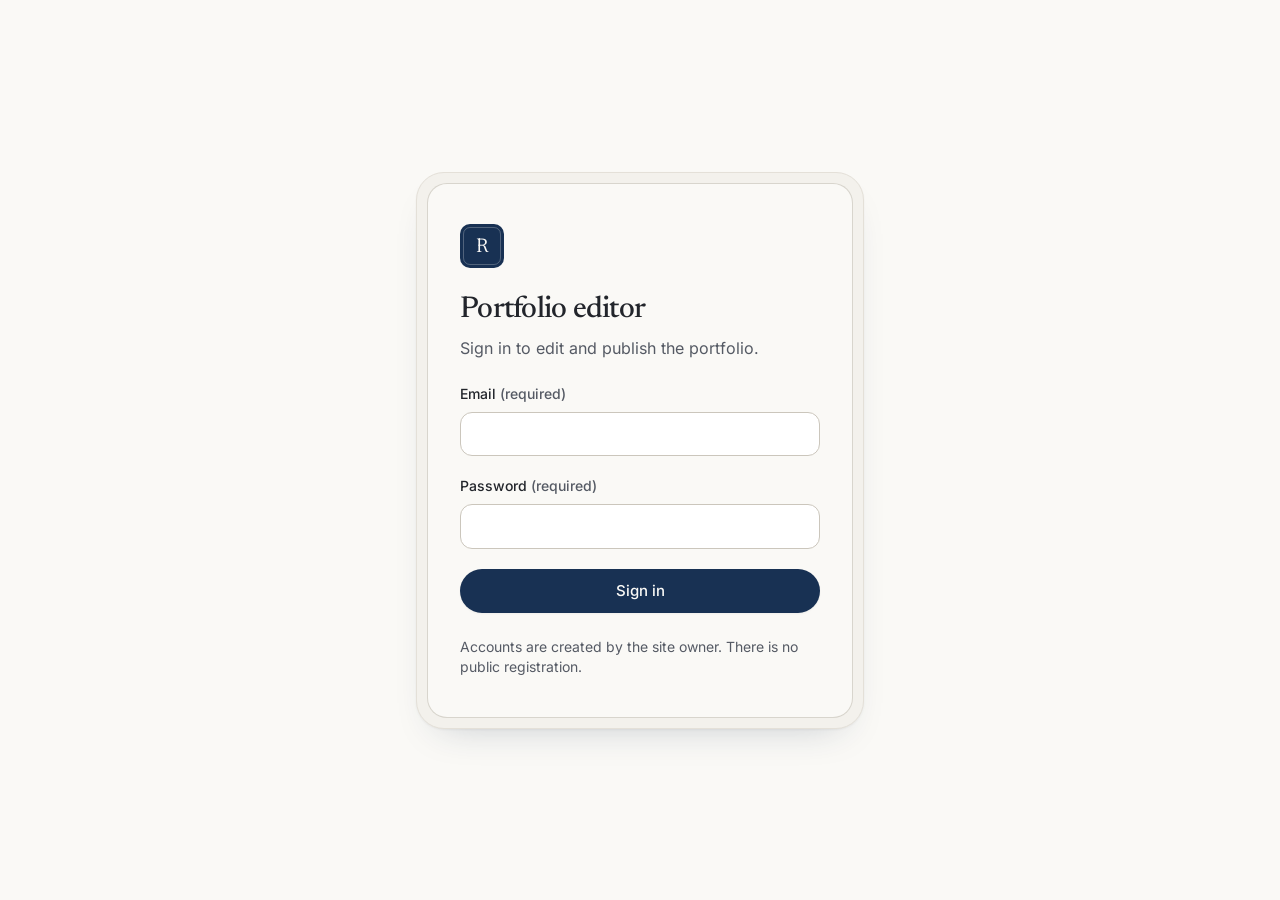
<file: admin.html>
<!doctype html>
<html lang="en">
  <head>
    <meta charset="UTF-8" />
    <meta name="viewport" content="width=device-width, initial-scale=1.0" />
    <meta name="robots" content="noindex, nofollow" />
    <meta name="referrer" content="no-referrer" />
    <title>Portfolio editor — Ramzi</title>
    <meta name="theme-color" content="#FAF9F6" />
    <link rel="icon" type="image/svg+xml" href="/favicon.svg" />
    <script type="module" crossorigin src="/assets/admin-DRNgdgtx.js"></script>
    <link rel="modulepreload" crossorigin href="/assets/preload-helper-DroEjuDy.js">
    <link rel="modulepreload" crossorigin href="/assets/normalize-koOFMnot.js">
    <link rel="stylesheet" crossorigin href="/assets/preload-helper-BWTLr0HY.css">
  </head>
  <body>
    <div id="root"></div>
    <noscript>
      <p style="padding: 2rem; font-family: system-ui, sans-serif">
        The portfolio editor needs JavaScript. Please enable it and reload the page.
      </p>
    </noscript>
  </body>
</html>
</file>
<file: assets/preload-helper-BWTLr0HY.css>
/*! tailwindcss v4.3.3 | MIT License | https://tailwindcss.com */
@layer properties{@supports (((-webkit-hyphens:none)) and (not (margin-trim:inline))) or ((-moz-orient:inline) and (not (color:rgb(from red r g b)))){*,:before,:after,::backdrop{--tw-translate-x:0;--tw-translate-y:0;--tw-translate-z:0;--tw-space-y-reverse:0;--tw-divide-y-reverse:0;--tw-border-style:solid;--tw-leading:initial;--tw-font-weight:initial;--tw-tracking:initial;--tw-shadow:0 0 #0000;--tw-shadow-color:initial;--tw-shadow-alpha:100%;--tw-inset-shadow:0 0 #0000;--tw-inset-shadow-color:initial;--tw-inset-shadow-alpha:100%;--tw-ring-color:initial;--tw-ring-shadow:0 0 #0000;--tw-inset-ring-color:initial;--tw-inset-ring-shadow:0 0 #0000;--tw-ring-inset:initial;--tw-ring-offset-width:0px;--tw-ring-offset-color:#fff;--tw-ring-offset-shadow:0 0 #0000;--tw-outline-style:solid;--tw-backdrop-blur:initial;--tw-backdrop-brightness:initial;--tw-backdrop-contrast:initial;--tw-backdrop-grayscale:initial;--tw-backdrop-hue-rotate:initial;--tw-backdrop-invert:initial;--tw-backdrop-opacity:initial;--tw-backdrop-saturate:initial;--tw-backdrop-sepia:initial;--tw-duration:initial;--tw-content:""}}}@layer theme{:root,:host{--font-sans:"Inter Variable", ui-sans-serif, system-ui, -apple-system, "Segoe UI", sans-serif;--font-serif:"Newsreader Variable", ui-serif, Georgia, "Times New Roman", serif;--font-mono:ui-monospace, SFMono-Regular, Menlo, Monaco, Consolas, "Liberation Mono", "Courier New", monospace;--color-white:#fff;--spacing:.25rem;--container-md:28rem;--container-lg:32rem;--container-xl:36rem;--container-2xl:42rem;--container-6xl:72rem;--container-7xl:80rem;--text-xs:.75rem;--text-xs--line-height:calc(1 / .75);--text-sm:.875rem;--text-sm--line-height:calc(1.25 / .875);--text-lg:1.125rem;--text-lg--line-height:calc(1.75 / 1.125);--text-xl:1.25rem;--text-xl--line-height:calc(1.75 / 1.25);--text-2xl:1.5rem;--text-2xl--line-height:calc(2 / 1.5);--text-3xl:1.875rem;--text-3xl--line-height:calc(2.25 / 1.875);--text-4xl:2.25rem;--text-4xl--line-height:calc(2.5 / 2.25);--text-5xl:3rem;--text-5xl--line-height:1;--font-weight-normal:400;--font-weight-medium:500;--font-weight-semibold:600;--tracking-tight:-.025em;--leading-tight:1.25;--leading-snug:1.375;--leading-relaxed:1.625;--radius-md:.375rem;--radius-lg:.5rem;--radius-xl:.75rem;--radius-2xl:1rem;--animate-spin:spin 1s linear infinite;--blur-md:12px;--default-transition-duration:.15s;--default-transition-timing-function:cubic-bezier(.4, 0, .2, 1);--default-font-family:var(--font-sans);--default-mono-font-family:var(--font-mono);--color-paper:#faf9f6;--color-paper-deep:#f3f1ec;--color-ink:#22252b;--color-muted:#555a64;--color-line:#e4e0d8;--color-line-strong:#cbc6bc;--color-navy:#183153;--color-navy-deep:#10233d;--color-navy-mist:#eef1f6;--color-on-navy-muted:#bfc9d9;--animate-rise:rise .8s cubic-bezier(.2, .7, .2, 1) both}}@layer base{*,:after,:before,::backdrop{box-sizing:border-box;border:0 solid;margin:0;padding:0}::file-selector-button{box-sizing:border-box;border:0 solid;margin:0;padding:0}html,:host{-webkit-text-size-adjust:100%;tab-size:4;line-height:1.5;font-family:var(--default-font-family,-apple-system, BlinkMacSystemFont, "Segoe UI", Roboto, "Helvetica Neue", "Noto Sans", Arial, sans-serif, "Apple Color Emoji", "Segoe UI Emoji", "Segoe UI Symbol", "Noto Color Emoji");font-feature-settings:var(--default-font-feature-settings,normal);font-variation-settings:var(--default-font-variation-settings,normal);-webkit-tap-highlight-color:transparent}hr{height:0;color:inherit;border-top-width:1px}abbr:where([title]){-webkit-text-decoration:underline dotted;text-decoration:underline dotted}h1,h2,h3,h4,h5,h6{font-size:inherit;font-weight:inherit}a{color:inherit;-webkit-text-decoration:inherit;-webkit-text-decoration:inherit;-webkit-text-decoration:inherit;-webkit-text-decoration:inherit;text-decoration:inherit}b,strong{font-weight:bolder}code,kbd,samp,pre{font-family:var(--default-mono-font-family,ui-monospace, SFMono-Regular, Menlo, Monaco, Consolas, "Liberation Mono", "Courier New", monospace);font-feature-settings:var(--default-mono-font-feature-settings,normal);font-variation-settings:var(--default-mono-font-variation-settings,normal);font-size:1em}small{font-size:80%}sub,sup{vertical-align:baseline;font-size:75%;line-height:0;position:relative}sub{bottom:-.25em}sup{top:-.5em}table{text-indent:0;border-color:inherit;border-collapse:collapse}:-moz-focusring:where(:not(iframe)){outline:auto}progress{vertical-align:baseline}summary{display:list-item}ol,ul,menu{list-style:none}img,svg,video,canvas,audio,iframe,embed,object{vertical-align:middle;display:block}img,video{max-width:100%;height:auto}button,input,select,optgroup,textarea{font:inherit;font-feature-settings:inherit;font-variation-settings:inherit;letter-spacing:inherit;color:inherit;opacity:1;background-color:#0000;border-radius:0}::file-selector-button{font:inherit;font-feature-settings:inherit;font-variation-settings:inherit;letter-spacing:inherit;color:inherit;opacity:1;background-color:#0000;border-radius:0}:where(select:is([multiple],[size])) optgroup{font-weight:bolder}:where(select:is([multiple],[size])) optgroup option{padding-inline-start:20px}::file-selector-button{margin-inline-end:4px}::placeholder{opacity:1}@supports (not ((-webkit-appearance:-apple-pay-button))) or (contain-intrinsic-size:1px){::placeholder{color:currentColor}@supports (color:color-mix(in lab, red, red)){::placeholder{color:color-mix(in oklab, currentcolor 50%, transparent)}}}textarea{resize:vertical}::-webkit-search-decoration{-webkit-appearance:none}::-webkit-date-and-time-value{min-height:1lh;text-align:inherit}::-webkit-datetime-edit{display:inline-flex}::-webkit-datetime-edit-fields-wrapper{padding:0}::-webkit-datetime-edit{padding-block:0}::-webkit-datetime-edit-year-field{padding-block:0}::-webkit-datetime-edit-month-field{padding-block:0}::-webkit-datetime-edit-day-field{padding-block:0}::-webkit-datetime-edit-hour-field{padding-block:0}::-webkit-datetime-edit-minute-field{padding-block:0}::-webkit-datetime-edit-second-field{padding-block:0}::-webkit-datetime-edit-millisecond-field{padding-block:0}::-webkit-datetime-edit-meridiem-field{padding-block:0}::-webkit-calendar-picker-indicator{line-height:1}:-moz-ui-invalid{box-shadow:none}button,input:where([type=button],[type=reset],[type=submit]){appearance:button}::file-selector-button{appearance:button}::-webkit-inner-spin-button{height:auto}::-webkit-outer-spin-button{height:auto}[hidden]:where(:not([hidden=until-found])){display:none!important}html{-webkit-text-size-adjust:100%;-moz-text-size-adjust:100%;text-size-adjust:100%;scroll-padding-top:5.5rem}@media (prefers-reduced-motion:no-preference){html{scroll-behavior:smooth}}body{background-color:var(--color-paper);color:var(--color-ink);font-family:var(--font-sans);-webkit-font-smoothing:antialiased;-moz-osx-font-smoothing:grayscale;text-rendering:optimizelegibility}::selection{background-color:var(--color-navy);color:var(--color-paper)}:focus-visible{outline:2px solid var(--color-navy);outline-offset:3px}[tabindex="-1"]:focus{outline:none}}@layer components;@layer utilities{.visible{visibility:visible}.sr-only{clip-path:inset(50%);white-space:nowrap;border-width:0;width:1px;height:1px;margin:-1px;padding:0;position:absolute;overflow:hidden}.absolute{position:absolute}.fixed{position:fixed}.relative{position:relative}.static{position:static}.sticky{position:sticky}.inset-0{inset:0}.top-0{top:0}.top-0\.5{top:calc(var(--spacing) * .5)}.top-1\/2{top:50%}.top-3{top:calc(var(--spacing) * 3)}.top-6{top:calc(var(--spacing) * 6)}.top-\[0\.3rem\]{top:.3rem}.right-3{right:calc(var(--spacing) * 3)}.right-8{right:calc(var(--spacing) * 8)}.bottom-3{bottom:calc(var(--spacing) * 3)}.bottom-6{bottom:calc(var(--spacing) * 6)}.bottom-7{bottom:calc(var(--spacing) * 7)}.left-0{left:0}.left-1\/2{left:50%}.left-3{left:calc(var(--spacing) * 3)}.left-7{left:calc(var(--spacing) * 7)}.z-30{z-index:30}.z-40{z-index:40}.order-last{order:9999}.container{width:100%}@media (width>=40rem){.container{max-width:40rem}}@media (width>=48rem){.container{max-width:48rem}}@media (width>=64rem){.container{max-width:64rem}}@media (width>=80rem){.container{max-width:80rem}}@media (width>=96rem){.container{max-width:96rem}}.m-auto{margin:auto}.mx-auto{margin-inline:auto}.mt-0\.5{margin-top:calc(var(--spacing) * .5)}.mt-1{margin-top:var(--spacing)}.mt-1\.5{margin-top:calc(var(--spacing) * 1.5)}.mt-2{margin-top:calc(var(--spacing) * 2)}.mt-2\.5{margin-top:calc(var(--spacing) * 2.5)}.mt-3{margin-top:calc(var(--spacing) * 3)}.mt-4{margin-top:calc(var(--spacing) * 4)}.mt-5{margin-top:calc(var(--spacing) * 5)}.mt-6{margin-top:calc(var(--spacing) * 6)}.mt-7{margin-top:calc(var(--spacing) * 7)}.mt-8{margin-top:calc(var(--spacing) * 8)}.mt-10{margin-top:calc(var(--spacing) * 10)}.mt-12{margin-top:calc(var(--spacing) * 12)}.mt-16{margin-top:calc(var(--spacing) * 16)}.-mr-2{margin-right:calc(var(--spacing) * -2)}.mb-2{margin-bottom:calc(var(--spacing) * 2)}.mb-3{margin-bottom:calc(var(--spacing) * 3)}.mb-5{margin-bottom:calc(var(--spacing) * 5)}.-ml-2{margin-left:calc(var(--spacing) * -2)}.ml-auto{margin-left:auto}.block{display:block}.contents{display:contents}.flex{display:flex}.grid{display:grid}.hidden{display:none}.inline{display:inline}.inline-block{display:inline-block}.inline-flex{display:inline-flex}.list-item{display:list-item}.table{display:table}.aspect-\[4\/3\]{aspect-ratio:4/3}.aspect-\[5\/4\]{aspect-ratio:5/4}.aspect-square{aspect-ratio:1}.size-3\.5{width:calc(var(--spacing) * 3.5);height:calc(var(--spacing) * 3.5)}.size-4{width:calc(var(--spacing) * 4);height:calc(var(--spacing) * 4)}.size-5{width:calc(var(--spacing) * 5);height:calc(var(--spacing) * 5)}.size-9{width:calc(var(--spacing) * 9);height:calc(var(--spacing) * 9)}.size-10{width:calc(var(--spacing) * 10);height:calc(var(--spacing) * 10)}.size-11{width:calc(var(--spacing) * 11);height:calc(var(--spacing) * 11)}.size-\[0\.75em\]{width:.75em;height:.75em}.size-\[9px\]{width:9px;height:9px}.h-2{height:calc(var(--spacing) * 2)}.h-6{height:calc(var(--spacing) * 6)}.h-16{height:calc(var(--spacing) * 16)}.h-28{height:calc(var(--spacing) * 28)}.h-full{height:100%}.h-px{height:1px}.max-h-\[calc\(100dvh-4rem\)\]{max-height:calc(100dvh - 4rem)}.min-h-9{min-height:calc(var(--spacing) * 9)}.min-h-11{min-height:calc(var(--spacing) * 11)}.min-h-12{min-height:calc(var(--spacing) * 12)}.min-h-dvh{min-height:100dvh}.w-10{width:calc(var(--spacing) * 10)}.w-11{width:calc(var(--spacing) * 11)}.w-\[46\%\]{width:46%}.w-\[58\%\]{width:58%}.w-\[min\(28rem\,calc\(100vw-2\.5rem\)\)\]{width:min(28rem,100vw - 2.5rem)}.w-auto{width:auto}.w-full{width:100%}.max-w-2xl{max-width:var(--container-2xl)}.max-w-6xl{max-width:var(--container-6xl)}.max-w-7xl{max-width:var(--container-7xl)}.max-w-full{max-width:100%}.max-w-lg{max-width:var(--container-lg)}.max-w-md{max-width:var(--container-md)}.max-w-xl{max-width:var(--container-xl)}.min-w-0{min-width:0}.flex-1{flex:1}.shrink-0{flex-shrink:0}.-translate-x-1\/2{--tw-translate-x:calc(calc(1 / 2 * 100%) * -1);translate:var(--tw-translate-x) var(--tw-translate-y)}.translate-x-0\.5{--tw-translate-x:calc(var(--spacing) * .5);translate:var(--tw-translate-x) var(--tw-translate-y)}.translate-x-5\.5{--tw-translate-x:calc(var(--spacing) * 5.5);translate:var(--tw-translate-x) var(--tw-translate-y)}.-translate-y-1\/2{--tw-translate-y:calc(calc(1 / 2 * 100%) * -1);translate:var(--tw-translate-x) var(--tw-translate-y)}.translate-y-\[0\.02em\]{--tw-translate-y:.02em;translate:var(--tw-translate-x) var(--tw-translate-y)}.translate-y-\[0\.03em\]{--tw-translate-y:.03em;translate:var(--tw-translate-x) var(--tw-translate-y)}.rotate-90{rotate:90deg}.animate-spin{animation:var(--animate-spin)}.cursor-pointer{cursor:pointer}.flex-col{flex-direction:column}.flex-wrap{flex-wrap:wrap}.place-items-center{place-items:center}.items-baseline{align-items:baseline}.items-center{align-items:center}.items-start{align-items:flex-start}.justify-between{justify-content:space-between}.justify-center{justify-content:center}.justify-end{justify-content:flex-end}.gap-1{gap:var(--spacing)}.gap-1\.5{gap:calc(var(--spacing) * 1.5)}.gap-2{gap:calc(var(--spacing) * 2)}.gap-2\.5{gap:calc(var(--spacing) * 2.5)}.gap-3{gap:calc(var(--spacing) * 3)}.gap-4{gap:calc(var(--spacing) * 4)}.gap-5{gap:calc(var(--spacing) * 5)}.gap-6{gap:calc(var(--spacing) * 6)}.gap-8{gap:calc(var(--spacing) * 8)}.gap-10{gap:calc(var(--spacing) * 10)}.gap-12{gap:calc(var(--spacing) * 12)}.gap-14{gap:calc(var(--spacing) * 14)}.gap-px{gap:1px}:where(.space-y-1>:not(:last-child)){--tw-space-y-reverse:0;margin-block-start:calc(var(--spacing) * var(--tw-space-y-reverse));margin-block-end:calc(var(--spacing) * calc(1 - var(--tw-space-y-reverse)))}:where(.space-y-2>:not(:last-child)){--tw-space-y-reverse:0;margin-block-start:calc(calc(var(--spacing) * 2) * var(--tw-space-y-reverse));margin-block-end:calc(calc(var(--spacing) * 2) * calc(1 - var(--tw-space-y-reverse)))}:where(.space-y-2\.5>:not(:last-child)){--tw-space-y-reverse:0;margin-block-start:calc(calc(var(--spacing) * 2.5) * var(--tw-space-y-reverse));margin-block-end:calc(calc(var(--spacing) * 2.5) * calc(1 - var(--tw-space-y-reverse)))}:where(.space-y-3>:not(:last-child)){--tw-space-y-reverse:0;margin-block-start:calc(calc(var(--spacing) * 3) * var(--tw-space-y-reverse));margin-block-end:calc(calc(var(--spacing) * 3) * calc(1 - var(--tw-space-y-reverse)))}:where(.space-y-4>:not(:last-child)){--tw-space-y-reverse:0;margin-block-start:calc(calc(var(--spacing) * 4) * var(--tw-space-y-reverse));margin-block-end:calc(calc(var(--spacing) * 4) * calc(1 - var(--tw-space-y-reverse)))}:where(.space-y-5>:not(:last-child)){--tw-space-y-reverse:0;margin-block-start:calc(calc(var(--spacing) * 5) * var(--tw-space-y-reverse));margin-block-end:calc(calc(var(--spacing) * 5) * calc(1 - var(--tw-space-y-reverse)))}:where(.space-y-6>:not(:last-child)){--tw-space-y-reverse:0;margin-block-start:calc(calc(var(--spacing) * 6) * var(--tw-space-y-reverse));margin-block-end:calc(calc(var(--spacing) * 6) * calc(1 - var(--tw-space-y-reverse)))}:where(.space-y-16>:not(:last-child)){--tw-space-y-reverse:0;margin-block-start:calc(calc(var(--spacing) * 16) * var(--tw-space-y-reverse));margin-block-end:calc(calc(var(--spacing) * 16) * calc(1 - var(--tw-space-y-reverse)))}.gap-x-4{column-gap:calc(var(--spacing) * 4)}.gap-x-6{column-gap:calc(var(--spacing) * 6)}.gap-x-12{column-gap:calc(var(--spacing) * 12)}.gap-y-2{row-gap:calc(var(--spacing) * 2)}.gap-y-3{row-gap:calc(var(--spacing) * 3)}.gap-y-12{row-gap:calc(var(--spacing) * 12)}:where(.divide-y>:not(:last-child)){--tw-divide-y-reverse:0;border-bottom-style:var(--tw-border-style);border-top-style:var(--tw-border-style);border-top-width:calc(1px * var(--tw-divide-y-reverse));border-bottom-width:calc(1px * calc(1 - var(--tw-divide-y-reverse)))}:where(.divide-line>:not(:last-child)){border-color:var(--color-line)}.self-start{align-self:flex-start}.truncate{text-overflow:ellipsis;white-space:nowrap;overflow:hidden}.overflow-hidden{overflow:hidden}.overflow-y-auto{overflow-y:auto}.rounded{border-radius:.25rem}.rounded-2xl{border-radius:var(--radius-2xl)}.rounded-\[10px\]{border-radius:10px}.rounded-\[20px\]{border-radius:20px}.rounded-\[28px\]{border-radius:28px}.rounded-full{border-radius:2147483647px}.rounded-lg{border-radius:var(--radius-lg)}.rounded-md{border-radius:var(--radius-md)}.rounded-xl{border-radius:var(--radius-xl)}.border{border-style:var(--tw-border-style);border-width:1px}.border-2{border-style:var(--tw-border-style);border-width:2px}.border-y{border-block-style:var(--tw-border-style);border-block-width:1px}.border-t{border-top-style:var(--tw-border-style);border-top-width:1px}.border-r{border-right-style:var(--tw-border-style);border-right-width:1px}.border-b{border-bottom-style:var(--tw-border-style);border-bottom-width:1px}.border-l{border-left-style:var(--tw-border-style);border-left-width:1px}.border-dashed{--tw-border-style:dashed;border-style:dashed}.border-\[\#2f6b47\]\/30{border-color:oklab(47.7383% -.0778635 .0364316/.3)}.border-\[\#8a6414\]\/30{border-color:oklab(52.9165% .0171213 .100855/.3)}.border-\[\#9b2c2c\]{border-color:#9b2c2c}.border-\[\#9b2c2c\]\/30{border-color:oklab(46.5019% .133319 .0619923/.3)}.border-current{border-color:currentColor}.border-line{border-color:var(--color-line)}.border-line-strong{border-color:var(--color-line-strong)}.border-line-strong\/70{border-color:#cbc6bcb3}@supports (color:color-mix(in lab, red, red)){.border-line-strong\/70{border-color:color-mix(in oklab, var(--color-line-strong) 70%, transparent)}}.border-line\/80{border-color:#e4e0d8cc}@supports (color:color-mix(in lab, red, red)){.border-line\/80{border-color:color-mix(in oklab, var(--color-line) 80%, transparent)}}.border-navy{border-color:var(--color-navy)}.border-navy\/10{border-color:#1831531a}@supports (color:color-mix(in lab, red, red)){.border-navy\/10{border-color:color-mix(in oklab, var(--color-navy) 10%, transparent)}}.border-navy\/15{border-color:#18315326}@supports (color:color-mix(in lab, red, red)){.border-navy\/15{border-color:color-mix(in oklab, var(--color-navy) 15%, transparent)}}.border-navy\/20{border-color:#18315333}@supports (color:color-mix(in lab, red, red)){.border-navy\/20{border-color:color-mix(in oklab, var(--color-navy) 20%, transparent)}}.border-navy\/25{border-color:#18315340}@supports (color:color-mix(in lab, red, red)){.border-navy\/25{border-color:color-mix(in oklab, var(--color-navy) 25%, transparent)}}.border-navy\/35{border-color:#18315359}@supports (color:color-mix(in lab, red, red)){.border-navy\/35{border-color:color-mix(in oklab, var(--color-navy) 35%, transparent)}}.border-r-transparent{border-right-color:#0000}.bg-\[\#eef6f0\]{background-color:#eef6f0}.bg-\[\#fbeeee\]{background-color:#fbeeee}.bg-\[\#fbf4e4\]{background-color:#fbf4e4}.bg-line{background-color:var(--color-line)}.bg-line-strong{background-color:var(--color-line-strong)}.bg-navy{background-color:var(--color-navy)}.bg-navy-deep{background-color:var(--color-navy-deep)}.bg-navy-mist{background-color:var(--color-navy-mist)}.bg-navy\/35{background-color:#18315359}@supports (color:color-mix(in lab, red, red)){.bg-navy\/35{background-color:color-mix(in oklab, var(--color-navy) 35%, transparent)}}.bg-on-navy-muted\/50{background-color:#bfc9d980}@supports (color:color-mix(in lab, red, red)){.bg-on-navy-muted\/50{background-color:color-mix(in oklab, var(--color-on-navy-muted) 50%, transparent)}}.bg-paper{background-color:var(--color-paper)}.bg-paper-deep{background-color:var(--color-paper-deep)}.bg-paper-deep\/70{background-color:#f3f1ecb3}@supports (color:color-mix(in lab, red, red)){.bg-paper-deep\/70{background-color:color-mix(in oklab, var(--color-paper-deep) 70%, transparent)}}.bg-paper\/90{background-color:#faf9f6e6}@supports (color:color-mix(in lab, red, red)){.bg-paper\/90{background-color:color-mix(in oklab, var(--color-paper) 90%, transparent)}}.bg-paper\/95{background-color:#faf9f6f2}@supports (color:color-mix(in lab, red, red)){.bg-paper\/95{background-color:color-mix(in oklab, var(--color-paper) 95%, transparent)}}.bg-white{background-color:var(--color-white)}.bg-white\/60{background-color:#fff9}@supports (color:color-mix(in lab, red, red)){.bg-white\/60{background-color:color-mix(in oklab, var(--color-white) 60%, transparent)}}.bg-white\/70{background-color:#ffffffb3}@supports (color:color-mix(in lab, red, red)){.bg-white\/70{background-color:color-mix(in oklab, var(--color-white) 70%, transparent)}}.bg-white\/80{background-color:#fffc}@supports (color:color-mix(in lab, red, red)){.bg-white\/80{background-color:color-mix(in oklab, var(--color-white) 80%, transparent)}}.dot-grid{background-image:radial-gradient(#18315321 1px,#0000 1.2px);background-size:18px 18px}.\[mask-image\:radial-gradient\(closest-side\,black_35\%\,transparent\)\]{-webkit-mask-image:radial-gradient(closest-side,#000 35%,#0000);mask-image:radial-gradient(closest-side,#000 35%,#0000)}.object-cover{object-fit:cover}.p-2\.5{padding:calc(var(--spacing) * 2.5)}.p-3{padding:calc(var(--spacing) * 3)}.p-4{padding:calc(var(--spacing) * 4)}.p-5{padding:calc(var(--spacing) * 5)}.p-6{padding:calc(var(--spacing) * 6)}.px-2{padding-inline:calc(var(--spacing) * 2)}.px-2\.5{padding-inline:calc(var(--spacing) * 2.5)}.px-3\.5{padding-inline:calc(var(--spacing) * 3.5)}.px-4{padding-inline:calc(var(--spacing) * 4)}.px-5{padding-inline:calc(var(--spacing) * 5)}.px-6{padding-inline:calc(var(--spacing) * 6)}.py-1{padding-block:var(--spacing)}.py-1\.5{padding-block:calc(var(--spacing) * 1.5)}.py-2{padding-block:calc(var(--spacing) * 2)}.py-2\.5{padding-block:calc(var(--spacing) * 2.5)}.py-3{padding-block:calc(var(--spacing) * 3)}.py-3\.5{padding-block:calc(var(--spacing) * 3.5)}.py-5{padding-block:calc(var(--spacing) * 5)}.py-7{padding-block:calc(var(--spacing) * 7)}.py-8{padding-block:calc(var(--spacing) * 8)}.py-12{padding-block:calc(var(--spacing) * 12)}.py-20{padding-block:calc(var(--spacing) * 20)}.pt-4{padding-top:calc(var(--spacing) * 4)}.pt-6{padding-top:calc(var(--spacing) * 6)}.pt-10{padding-top:calc(var(--spacing) * 10)}.pt-14{padding-top:calc(var(--spacing) * 14)}.pb-14{padding-bottom:calc(var(--spacing) * 14)}.pb-20{padding-bottom:calc(var(--spacing) * 20)}.pb-24{padding-bottom:calc(var(--spacing) * 24)}.pl-5{padding-left:calc(var(--spacing) * 5)}.pl-8{padding-left:calc(var(--spacing) * 8)}.pl-14{padding-left:calc(var(--spacing) * 14)}.text-center{text-align:center}.text-left{text-align:left}.font-serif{font-family:var(--font-serif)}.eyebrow{letter-spacing:.16em;text-transform:uppercase;font-size:.75rem;font-weight:600;line-height:1rem}.text-2xl{font-size:var(--text-2xl);line-height:var(--tw-leading,var(--text-2xl--line-height))}.text-3xl{font-size:var(--text-3xl);line-height:var(--tw-leading,var(--text-3xl--line-height))}.text-4xl{font-size:var(--text-4xl);line-height:var(--tw-leading,var(--text-4xl--line-height))}.text-lg{font-size:var(--text-lg);line-height:var(--tw-leading,var(--text-lg--line-height))}.text-sm{font-size:var(--text-sm);line-height:var(--tw-leading,var(--text-sm--line-height))}.text-xl{font-size:var(--text-xl);line-height:var(--tw-leading,var(--text-xl--line-height))}.text-xs{font-size:var(--text-xs);line-height:var(--tw-leading,var(--text-xs--line-height))}.text-\[0\.9375rem\]{font-size:.9375rem}.text-\[clamp\(1\.6rem\,6\.4vw\,3\.25rem\)\]{font-size:clamp(1.6rem,6.4vw,3.25rem)}.text-\[clamp\(4\.25rem\,16vw\,9\.5rem\)\]{font-size:clamp(4.25rem,16vw,9.5rem)}.text-\[clamp\(8rem\,30vw\,11rem\)\]{font-size:clamp(8rem,30vw,11rem)}.leading-5{--tw-leading:calc(var(--spacing) * 5);line-height:calc(var(--spacing) * 5)}.leading-\[0\.88\]{--tw-leading:.88;line-height:.88}.leading-none{--tw-leading:1;line-height:1}.leading-relaxed{--tw-leading:var(--leading-relaxed);line-height:var(--leading-relaxed)}.leading-snug{--tw-leading:var(--leading-snug);line-height:var(--leading-snug)}.leading-tight{--tw-leading:var(--leading-tight);line-height:var(--leading-tight)}.font-medium{--tw-font-weight:var(--font-weight-medium);font-weight:var(--font-weight-medium)}.font-normal{--tw-font-weight:var(--font-weight-normal);font-weight:var(--font-weight-normal)}.font-semibold{--tw-font-weight:var(--font-weight-semibold);font-weight:var(--font-weight-semibold)}.tracking-\[-0\.02em\]{--tw-tracking:-.02em;letter-spacing:-.02em}.tracking-\[-0\.04em\]{--tw-tracking:-.04em;letter-spacing:-.04em}.tracking-tight{--tw-tracking:var(--tracking-tight);letter-spacing:var(--tracking-tight)}.text-balance{text-wrap:balance}.text-pretty{text-wrap:pretty}.\[overflow-wrap\:anywhere\]{overflow-wrap:anywhere}.text-\[\#1f4d32\]{color:#1f4d32}.text-\[\#5e430a\]{color:#5e430a}.text-\[\#7a1c1c\]{color:#7a1c1c}.text-\[\#8a2020\]{color:#8a2020}.text-ink{color:var(--color-ink)}.text-muted{color:var(--color-muted)}.text-navy{color:var(--color-navy)}.text-on-navy-muted{color:var(--color-on-navy-muted)}.text-paper{color:var(--color-paper)}.lowercase{text-transform:lowercase}.underline{text-decoration-line:underline}.decoration-navy\/30{text-decoration-color:#1831534d}@supports (color:color-mix(in lab, red, red)){.decoration-navy\/30{-webkit-text-decoration-color:color-mix(in oklab, var(--color-navy) 30%, transparent);-webkit-text-decoration-color:color-mix(in oklab, var(--color-navy) 30%, transparent);-webkit-text-decoration-color:color-mix(in oklab, var(--color-navy) 30%, transparent);text-decoration-color:color-mix(in oklab, var(--color-navy) 30%, transparent)}}.decoration-on-navy-muted\/40{text-decoration-color:#bfc9d966}@supports (color:color-mix(in lab, red, red)){.decoration-on-navy-muted\/40{-webkit-text-decoration-color:color-mix(in oklab, var(--color-on-navy-muted) 40%, transparent);-webkit-text-decoration-color:color-mix(in oklab, var(--color-on-navy-muted) 40%, transparent);-webkit-text-decoration-color:color-mix(in oklab, var(--color-on-navy-muted) 40%, transparent);text-decoration-color:color-mix(in oklab, var(--color-on-navy-muted) 40%, transparent)}}.decoration-paper\/30{text-decoration-color:#faf9f64d}@supports (color:color-mix(in lab, red, red)){.decoration-paper\/30{-webkit-text-decoration-color:color-mix(in oklab, var(--color-paper) 30%, transparent);-webkit-text-decoration-color:color-mix(in oklab, var(--color-paper) 30%, transparent);-webkit-text-decoration-color:color-mix(in oklab, var(--color-paper) 30%, transparent);text-decoration-color:color-mix(in oklab, var(--color-paper) 30%, transparent)}}.decoration-1{text-decoration-thickness:1px}.underline-offset-4{text-underline-offset:4px}.underline-offset-\[0\.18em\]{text-underline-offset:.18em}.shadow{--tw-shadow:0 1px 3px 0 var(--tw-shadow-color,#0000001a), 0 1px 2px -1px var(--tw-shadow-color,#0000001a);box-shadow:var(--tw-inset-shadow), var(--tw-inset-ring-shadow), var(--tw-ring-offset-shadow), var(--tw-ring-shadow), var(--tw-shadow)}.shadow-\[0_24px_32px_-24px_rgb\(34_37_43\/0\.35\)\]{--tw-shadow:0 24px 32px -24px var(--tw-shadow-color,#22252b59);box-shadow:var(--tw-inset-shadow), var(--tw-inset-ring-shadow), var(--tw-ring-offset-shadow), var(--tw-ring-shadow), var(--tw-shadow)}.shadow-soft{--tw-shadow:0 1px 2px var(--tw-shadow-color,#22252b0d), 0 18px 40px -24px var(--tw-shadow-color,#18315347);box-shadow:var(--tw-inset-shadow), var(--tw-inset-ring-shadow), var(--tw-ring-offset-shadow), var(--tw-ring-shadow), var(--tw-shadow)}.outline{outline-style:var(--tw-outline-style);outline-width:1px}.backdrop-blur-md{--tw-backdrop-blur:blur(var(--blur-md));-webkit-backdrop-filter:var(--tw-backdrop-blur,) var(--tw-backdrop-brightness,) var(--tw-backdrop-contrast,) var(--tw-backdrop-grayscale,) var(--tw-backdrop-hue-rotate,) var(--tw-backdrop-invert,) var(--tw-backdrop-opacity,) var(--tw-backdrop-saturate,) var(--tw-backdrop-sepia,);backdrop-filter:var(--tw-backdrop-blur,) var(--tw-backdrop-brightness,) var(--tw-backdrop-contrast,) var(--tw-backdrop-grayscale,) var(--tw-backdrop-hue-rotate,) var(--tw-backdrop-invert,) var(--tw-backdrop-opacity,) var(--tw-backdrop-saturate,) var(--tw-backdrop-sepia,)}.transition-colors{transition-property:color,background-color,border-color,outline-color,text-decoration-color,fill,stroke,--tw-gradient-from,--tw-gradient-via,--tw-gradient-to;transition-timing-function:var(--tw-ease,var(--default-transition-timing-function));transition-duration:var(--tw-duration,var(--default-transition-duration))}.transition-transform{transition-property:transform,translate,scale,rotate;transition-timing-function:var(--tw-ease,var(--default-transition-timing-function));transition-duration:var(--tw-duration,var(--default-transition-duration))}.duration-200{--tw-duration:.2s;transition-duration:.2s}@media (hover:hover){.group-hover\:text-paper:is(:where(.group):hover *){color:var(--color-paper)}.group-hover\:decoration-paper:is(:where(.group):hover *){-webkit-text-decoration-color:var(--color-paper);-webkit-text-decoration-color:var(--color-paper);-webkit-text-decoration-color:var(--color-paper);text-decoration-color:var(--color-paper)}}.peer-focus-visible\:outline-2:is(:where(.peer):focus-visible~*){outline-style:var(--tw-outline-style);outline-width:2px}.peer-focus-visible\:outline-offset-2:is(:where(.peer):focus-visible~*){outline-offset:2px}.peer-focus-visible\:outline-navy:is(:where(.peer):focus-visible~*){outline-color:var(--color-navy)}.peer-disabled\:cursor-not-allowed:is(:where(.peer):disabled~*){cursor:not-allowed}.peer-disabled\:opacity-50:is(:where(.peer):disabled~*){opacity:.5}.placeholder\:text-muted\/70::placeholder{color:#555a64b3}@supports (color:color-mix(in lab, red, red)){.placeholder\:text-muted\/70::placeholder{color:color-mix(in oklab, var(--color-muted) 70%, transparent)}}.backdrop\:bg-ink\/40::backdrop{background-color:#22252b66}@supports (color:color-mix(in lab, red, red)){.backdrop\:bg-ink\/40::backdrop{background-color:color-mix(in oklab, var(--color-ink) 40%, transparent)}}.before\:absolute:before{content:var(--tw-content);position:absolute}.before\:-top-px:before{content:var(--tw-content);top:-1px}.before\:top-2:before{content:var(--tw-content);top:calc(var(--spacing) * 2)}.before\:top-\[0\.8em\]:before{content:var(--tw-content);top:.8em}.before\:bottom-2:before{content:var(--tw-content);bottom:calc(var(--spacing) * 2)}.before\:left-0:before{content:var(--tw-content);left:0}.before\:left-\[4px\]:before{content:var(--tw-content);left:4px}.before\:h-px:before{content:var(--tw-content);height:1px}.before\:w-2\.5:before{content:var(--tw-content);width:calc(var(--spacing) * 2.5)}.before\:w-12:before{content:var(--tw-content);width:calc(var(--spacing) * 12)}.before\:w-px:before{content:var(--tw-content);width:1px}.before\:bg-line-strong:before{content:var(--tw-content);background-color:var(--color-line-strong)}.before\:bg-navy:before{content:var(--tw-content);background-color:var(--color-navy)}.before\:bg-navy\/50:before{content:var(--tw-content);background-color:#18315380}@supports (color:color-mix(in lab, red, red)){.before\:bg-navy\/50:before{background-color:color-mix(in oklab, var(--color-navy) 50%, transparent)}}.after\:absolute:after{content:var(--tw-content);position:absolute}.after\:inset-\[3px\]:after{content:var(--tw-content);inset:3px}.after\:rounded-\[7px\]:after{content:var(--tw-content);border-radius:7px}.after\:border:after{content:var(--tw-content);border-style:var(--tw-border-style);border-width:1px}.after\:border-paper\/25:after{content:var(--tw-content);border-color:#faf9f640}@supports (color:color-mix(in lab, red, red)){.after\:border-paper\/25:after{border-color:color-mix(in oklab, var(--color-paper) 25%, transparent)}}.first\:border-0:first-child{border-style:var(--tw-border-style);border-width:0}.first\:pt-0:first-child{padding-top:0}.last\:pb-0:last-child{padding-bottom:0}@media (hover:hover){.hover\:border-navy\/60:hover{border-color:#18315399}@supports (color:color-mix(in lab, red, red)){.hover\:border-navy\/60:hover{border-color:color-mix(in oklab, var(--color-navy) 60%, transparent)}}.hover\:bg-\[\#fbeeee\]:hover{background-color:#fbeeee}.hover\:bg-navy-deep:hover{background-color:var(--color-navy-deep)}.hover\:bg-navy-mist:hover{background-color:var(--color-navy-mist)}.hover\:bg-paper-deep:hover{background-color:var(--color-paper-deep)}.hover\:text-ink:hover{color:var(--color-ink)}.hover\:text-navy:hover{color:var(--color-navy)}.hover\:text-paper:hover{color:var(--color-paper)}.hover\:decoration-navy:hover{-webkit-text-decoration-color:var(--color-navy);-webkit-text-decoration-color:var(--color-navy);-webkit-text-decoration-color:var(--color-navy);text-decoration-color:var(--color-navy)}.hover\:decoration-paper:hover{-webkit-text-decoration-color:var(--color-paper);-webkit-text-decoration-color:var(--color-paper);-webkit-text-decoration-color:var(--color-paper);text-decoration-color:var(--color-paper)}}.focus\:not-sr-only:focus{clip-path:none;white-space:normal;width:auto;height:auto;margin:0;padding:0;position:static;overflow:visible}.focus\:fixed:focus{position:fixed}.focus\:top-3:focus{top:calc(var(--spacing) * 3)}.focus\:left-4:focus{left:calc(var(--spacing) * 4)}.focus\:z-50:focus{z-index:50}.focus\:rounded-full:focus{border-radius:2147483647px}.focus\:border-navy:focus{border-color:var(--color-navy)}.focus\:bg-navy:focus{background-color:var(--color-navy)}.focus\:px-5:focus{padding-inline:calc(var(--spacing) * 5)}.focus\:py-3:focus{padding-block:calc(var(--spacing) * 3)}.focus\:text-sm:focus{font-size:var(--text-sm);line-height:var(--tw-leading,var(--text-sm--line-height))}.focus\:font-medium:focus{--tw-font-weight:var(--font-weight-medium);font-weight:var(--font-weight-medium)}.focus\:text-paper:focus{color:var(--color-paper)}.focus\:shadow-soft:focus{--tw-shadow:0 1px 2px var(--tw-shadow-color,#22252b0d), 0 18px 40px -24px var(--tw-shadow-color,#18315347);box-shadow:var(--tw-inset-shadow), var(--tw-inset-ring-shadow), var(--tw-ring-offset-shadow), var(--tw-ring-shadow), var(--tw-shadow)}.focus\:outline-2:focus{outline-style:var(--tw-outline-style);outline-width:2px}.focus\:outline-offset-0:focus{outline-offset:0px}.focus\:outline-navy\/25:focus{outline-color:#18315340}@supports (color:color-mix(in lab, red, red)){.focus\:outline-navy\/25:focus{outline-color:color-mix(in oklab, var(--color-navy) 25%, transparent)}}.disabled\:cursor-not-allowed:disabled{cursor:not-allowed}.disabled\:bg-navy\/45:disabled{background-color:#18315373}@supports (color:color-mix(in lab, red, red)){.disabled\:bg-navy\/45:disabled{background-color:color-mix(in oklab, var(--color-navy) 45%, transparent)}}.disabled\:text-navy\/40:disabled{color:#18315366}@supports (color:color-mix(in lab, red, red)){.disabled\:text-navy\/40:disabled{color:color-mix(in oklab, var(--color-navy) 40%, transparent)}}.disabled\:opacity-30:disabled{opacity:.3}.disabled\:opacity-50:disabled{opacity:.5}@media (hover:hover){.disabled\:hover\:bg-transparent:disabled:hover{background-color:#0000}}@media (prefers-reduced-motion:no-preference){.motion-safe\:animate-rise{animation:var(--animate-rise)}.motion-safe\:\[animation-delay\:80ms\]{animation-delay:80ms}.motion-safe\:\[animation-delay\:160ms\]{animation-delay:.16s}.motion-safe\:\[animation-delay\:200ms\]{animation-delay:.2s}.motion-safe\:\[animation-delay\:220ms\]{animation-delay:.22s}.motion-safe\:\[animation-delay\:280ms\]{animation-delay:.28s}@media (hover:hover){.motion-safe\:group-hover\:translate-x-0\.5:is(:where(.group):hover *){--tw-translate-x:calc(var(--spacing) * .5);translate:var(--tw-translate-x) var(--tw-translate-y)}}}@media (width>=40rem){.sm\:top-7{top:calc(var(--spacing) * 7)}.sm\:bottom-7{bottom:calc(var(--spacing) * 7)}.sm\:left-8{left:calc(var(--spacing) * 8)}.sm\:order-none{order:0}.sm\:mt-0{margin-top:0}.sm\:mt-16{margin-top:calc(var(--spacing) * 16)}.sm\:block{display:block}.sm\:flex{display:flex}.sm\:w-64{width:calc(var(--spacing) * 64)}.sm\:w-auto{width:auto}.sm\:grid-cols-2{grid-template-columns:repeat(2,minmax(0,1fr))}.sm\:grid-cols-3{grid-template-columns:repeat(3,minmax(0,1fr))}.sm\:grid-cols-\[1fr_10rem\]{grid-template-columns:1fr 10rem}.sm\:grid-cols-\[9rem_1fr\]{grid-template-columns:9rem 1fr}.sm\:grid-cols-\[12rem_1fr_auto\]{grid-template-columns:12rem 1fr auto}.sm\:grid-cols-\[16rem_1fr\]{grid-template-columns:16rem 1fr}.sm\:flex-row{flex-direction:row}.sm\:items-baseline{align-items:baseline}.sm\:items-center{align-items:center}.sm\:items-end{align-items:flex-end}.sm\:items-start{align-items:flex-start}.sm\:justify-between{justify-content:space-between}.sm\:gap-8{gap:calc(var(--spacing) * 8)}.sm\:self-auto{align-self:auto}.sm\:p-3{padding:calc(var(--spacing) * 3)}.sm\:p-4{padding:calc(var(--spacing) * 4)}.sm\:p-6{padding:calc(var(--spacing) * 6)}.sm\:p-8{padding:calc(var(--spacing) * 8)}.sm\:px-8{padding-inline:calc(var(--spacing) * 8)}.sm\:py-10{padding-block:calc(var(--spacing) * 10)}.sm\:py-24{padding-block:calc(var(--spacing) * 24)}.sm\:pt-1\.5{padding-top:calc(var(--spacing) * 1.5)}.sm\:pt-2{padding-top:calc(var(--spacing) * 2)}.sm\:pt-20{padding-top:calc(var(--spacing) * 20)}.sm\:pb-24{padding-bottom:calc(var(--spacing) * 24)}.sm\:text-2xl{font-size:var(--text-2xl);line-height:var(--tw-leading,var(--text-2xl--line-height))}.sm\:text-5xl{font-size:var(--text-5xl);line-height:var(--tw-leading,var(--text-5xl--line-height))}.sm\:text-\[1\.75rem\]{font-size:1.75rem}.sm\:leading-\[1\.4\]{--tw-leading:1.4;line-height:1.4}}@media (width>=48rem){.md\:top-\[0\.6rem\]{top:.6rem}.md\:left-\[calc\(10rem-4px\)\]{left:calc(10rem - 4px)}.md\:col-span-5{grid-column:span 5/span 5}.md\:col-span-7{grid-column:span 7/span 7}.md\:col-span-12{grid-column:span 12/span 12}.md\:mt-0{margin-top:0}.md\:ml-\[12\.5rem\]{margin-left:12.5rem}.md\:grid{display:grid}.md\:inline-flex{display:inline-flex}.md\:grid-cols-2{grid-template-columns:repeat(2,minmax(0,1fr))}.md\:grid-cols-12{grid-template-columns:repeat(12,minmax(0,1fr))}.md\:grid-cols-\[10rem_1fr\]{grid-template-columns:10rem 1fr}.md\:gap-10{gap:calc(var(--spacing) * 10)}.md\:pt-1\.5{padding-top:calc(var(--spacing) * 1.5)}.md\:pr-8{padding-right:calc(var(--spacing) * 8)}.md\:pl-0{padding-left:0}.md\:pl-10{padding-left:calc(var(--spacing) * 10)}.md\:text-right{text-align:right}.md\:before\:left-40:before{content:var(--tw-content);left:calc(var(--spacing) * 40)}}@media (width>=64rem){.lg\:sticky{position:sticky}.lg\:top-24{top:calc(var(--spacing) * 24)}.lg\:col-span-4{grid-column:span 4/span 4}.lg\:col-span-5{grid-column:span 5/span 5}.lg\:col-span-7{grid-column:span 7/span 7}.lg\:col-span-8{grid-column:span 8/span 8}.lg\:col-span-9{grid-column:span 9/span 9}.lg\:block{display:block}.lg\:hidden{display:none}.lg\:aspect-\[4\/5\]{aspect-ratio:4/5}.lg\:w-\[57\%\]{width:57%}.lg\:w-\[72\%\]{width:72%}.lg\:max-w-none{max-width:none}.lg\:grid-cols-12{grid-template-columns:repeat(12,minmax(0,1fr))}.lg\:grid-cols-\[14rem_1fr\]{grid-template-columns:14rem 1fr}.lg\:items-end{align-items:flex-end}.lg\:gap-12{gap:calc(var(--spacing) * 12)}.lg\:gap-x-16{column-gap:calc(var(--spacing) * 16)}.lg\:gap-y-14{row-gap:calc(var(--spacing) * 14)}.lg\:self-start{align-self:flex-start}.lg\:px-10{padding-inline:calc(var(--spacing) * 10)}.lg\:py-28{padding-block:calc(var(--spacing) * 28)}.lg\:pt-1{padding-top:var(--spacing)}.lg\:pt-24{padding-top:calc(var(--spacing) * 24)}.lg\:pb-32{padding-bottom:calc(var(--spacing) * 32)}.lg\:text-\[clamp\(11rem\,19vw\,16rem\)\]{font-size:clamp(11rem,19vw,16rem)}}.\[\&_\:focus-visible\]\:outline-paper :focus-visible{outline-color:var(--color-paper)}.\[\&\:\:-moz-progress-bar\]\:bg-navy::-moz-progress-bar{background-color:var(--color-navy)}.\[\&\:\:-webkit-progress-bar\]\:bg-line::-webkit-progress-bar{background-color:var(--color-line)}.\[\&\:\:-webkit-progress-value\]\:bg-navy::-webkit-progress-value{background-color:var(--color-navy)}}@font-face{font-family:Inter Variable;font-style:normal;font-display:swap;font-weight:100 900;src:url(/assets/inter-latin-wght-normal-Dx4kXJAl.woff2)format("woff2");unicode-range:U+??,U+131,U+152-153,U+2BB-2BC,U+2C6,U+2DA,U+2DC,U+304,U+308,U+329,U+2000-206F,U+20AC,U+2122,U+2191,U+2193,U+2212,U+2215,U+FEFF,U+FFFD}@font-face{font-family:Newsreader Variable;font-style:normal;font-display:swap;font-weight:200 800;src:url(/assets/newsreader-latin-opsz-normal-s-izfB6B.woff2)format("woff2");unicode-range:U+??,U+131,U+152-153,U+2BB-2BC,U+2C6,U+2DA,U+2DC,U+304,U+308,U+329,U+2000-206F,U+20AC,U+2122,U+2191,U+2193,U+2212,U+2215,U+FEFF,U+FFFD}@media (prefers-reduced-motion:reduce){*,:before,:after{scroll-behavior:auto!important;transition-duration:.01ms!important;animation-duration:.01ms!important;animation-iteration-count:1!important}}@property --tw-translate-x{syntax:"*";inherits:false;initial-value:0}@property --tw-translate-y{syntax:"*";inherits:false;initial-value:0}@property --tw-translate-z{syntax:"*";inherits:false;initial-value:0}@property --tw-space-y-reverse{syntax:"*";inherits:false;initial-value:0}@property --tw-divide-y-reverse{syntax:"*";inherits:false;initial-value:0}@property --tw-border-style{syntax:"*";inherits:false;initial-value:solid}@property --tw-leading{syntax:"*";inherits:false}@property --tw-font-weight{syntax:"*";inherits:false}@property --tw-tracking{syntax:"*";inherits:false}@property --tw-shadow{syntax:"*";inherits:false;initial-value:0 0 #0000}@property --tw-shadow-color{syntax:"*";inherits:false}@property --tw-shadow-alpha{syntax:"<percentage>";inherits:false;initial-value:100%}@property --tw-inset-shadow{syntax:"*";inherits:false;initial-value:0 0 #0000}@property --tw-inset-shadow-color{syntax:"*";inherits:false}@property --tw-inset-shadow-alpha{syntax:"<percentage>";inherits:false;initial-value:100%}@property --tw-ring-color{syntax:"*";inherits:false}@property --tw-ring-shadow{syntax:"*";inherits:false;initial-value:0 0 #0000}@property --tw-inset-ring-color{syntax:"*";inherits:false}@property --tw-inset-ring-shadow{syntax:"*";inherits:false;initial-value:0 0 #0000}@property --tw-ring-inset{syntax:"*";inherits:false}@property --tw-ring-offset-width{syntax:"<length>";inherits:false;initial-value:0}@property --tw-ring-offset-color{syntax:"*";inherits:false;initial-value:#fff}@property --tw-ring-offset-shadow{syntax:"*";inherits:false;initial-value:0 0 #0000}@property --tw-outline-style{syntax:"*";inherits:false;initial-value:solid}@property --tw-backdrop-blur{syntax:"*";inherits:false}@property --tw-backdrop-brightness{syntax:"*";inherits:false}@property --tw-backdrop-contrast{syntax:"*";inherits:false}@property --tw-backdrop-grayscale{syntax:"*";inherits:false}@property --tw-backdrop-hue-rotate{syntax:"*";inherits:false}@property --tw-backdrop-invert{syntax:"*";inherits:false}@property --tw-backdrop-opacity{syntax:"*";inherits:false}@property --tw-backdrop-saturate{syntax:"*";inherits:false}@property --tw-backdrop-sepia{syntax:"*";inherits:false}@property --tw-duration{syntax:"*";inherits:false}@property --tw-content{syntax:"*";inherits:false;initial-value:""}@keyframes spin{to{transform:rotate(360deg)}}@keyframes rise{0%{opacity:0;transform:translateY(12px)}to{opacity:1;transform:none}}
</file>
